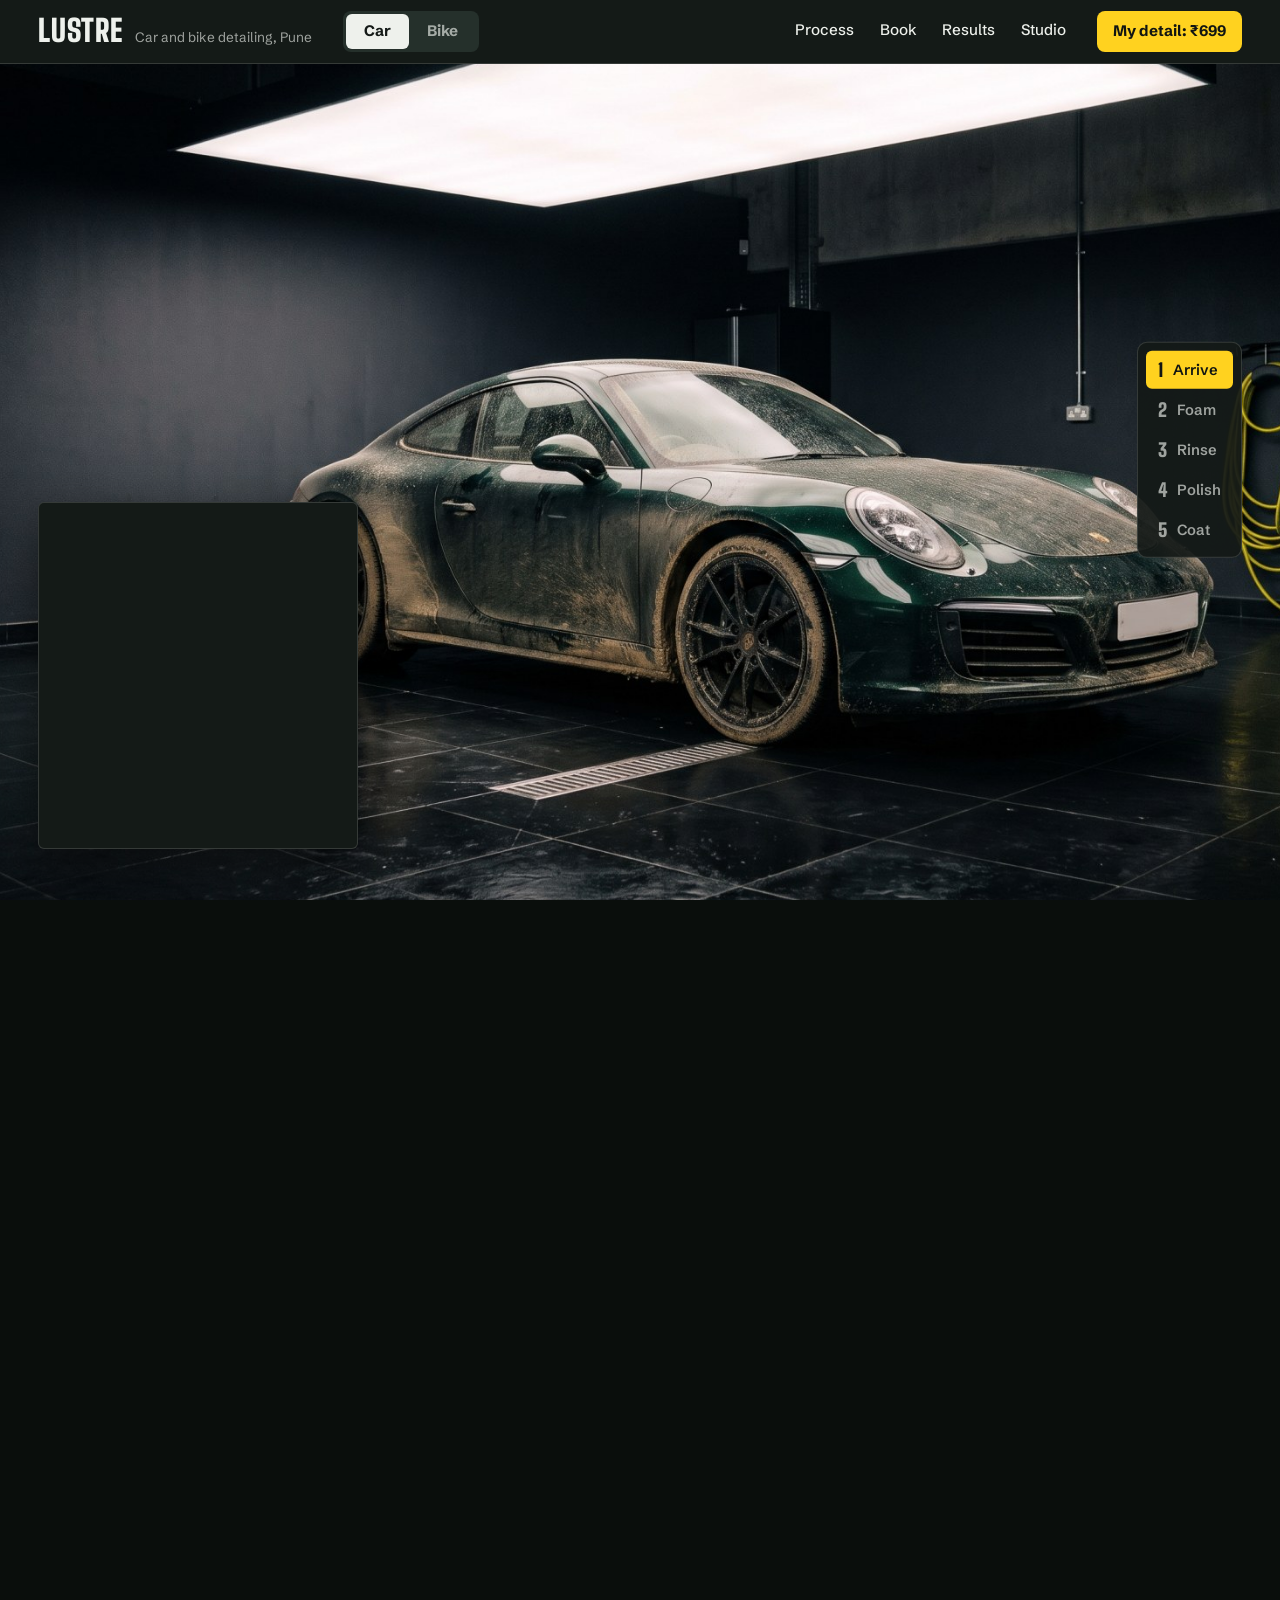
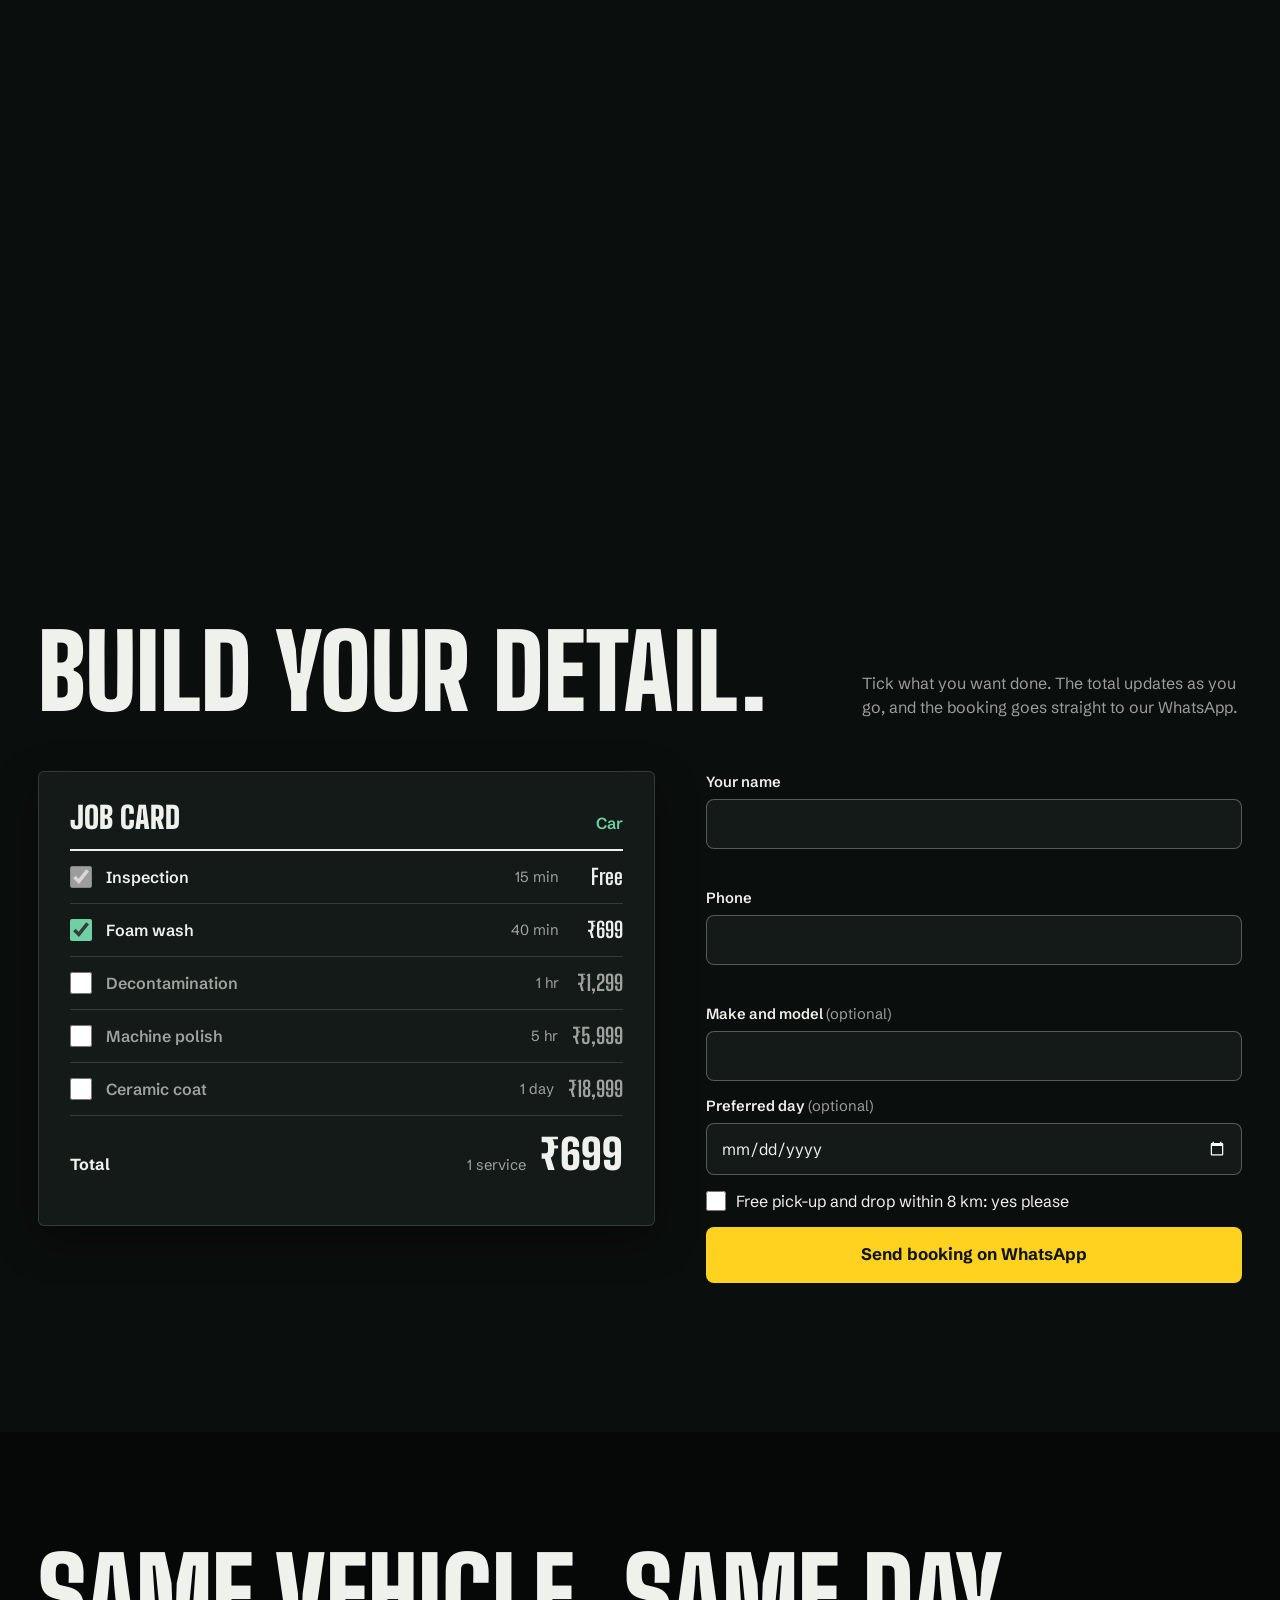
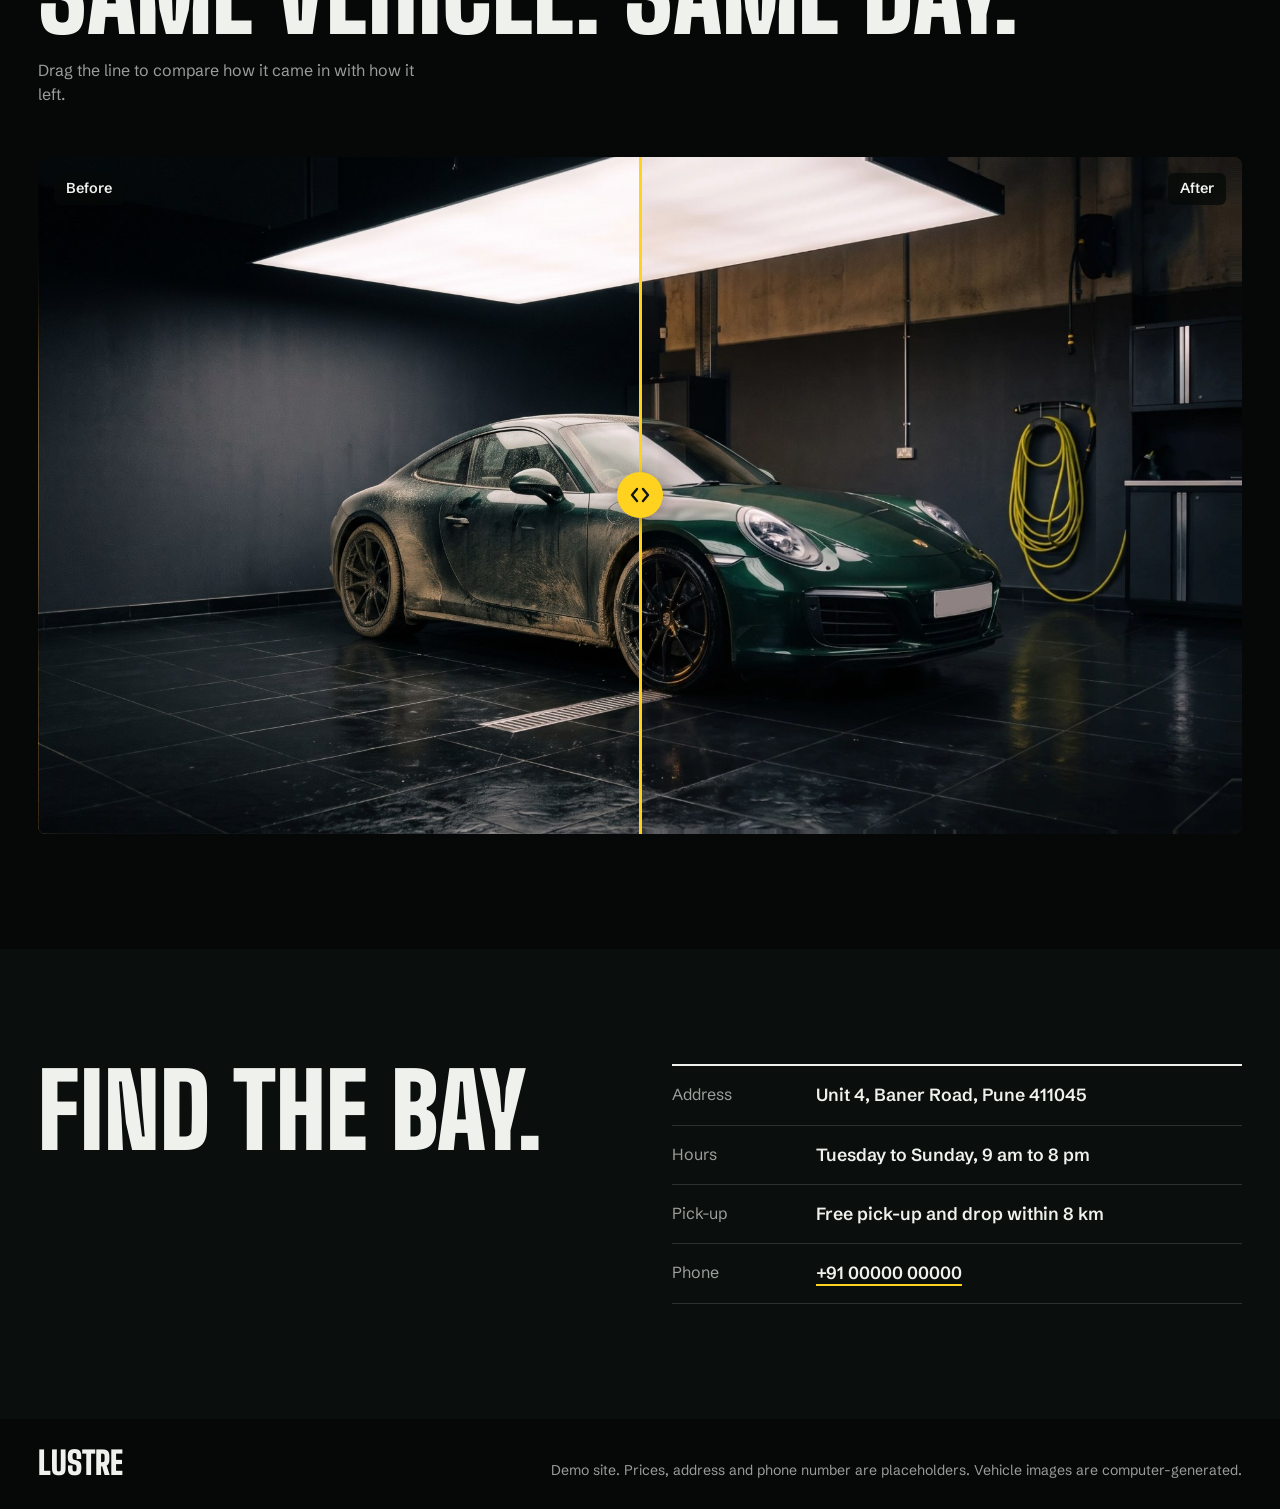
<file: index.html>
<!doctype html>
<html lang="en">
<head>
  <meta charset="utf-8">
  <meta name="viewport" content="width=device-width, initial-scale=1">
  <title>Lustre</title>
  <meta name="description" content="Car and bike detailing. Scroll to watch a detail happen one layer at a time, then build your own and book it.">
  <meta name="theme-color" content="#141a17">
  <script>document.documentElement.classList.add("js");</script>
  <link rel="preconnect" href="https://fonts.googleapis.com">
  <link rel="preconnect" href="https://fonts.gstatic.com" crossorigin>
  <link href="https://fonts.googleapis.com/css2?family=Big+Shoulders+Display:wght@700;900&family=Schibsted+Grotesk:wght@400;500;600;700&display=swap" rel="stylesheet">
  <link rel="stylesheet" href="styles.css">
</head>
<body>
  <a class="skip" href="#book">Skip to booking</a>

  <header class="bar">
    <a class="brand" href="#top">
      <span class="brand-name" id="brand">LUSTRE</span>
      <span class="brand-line" id="brandLine"></span>
    </a>

    <div class="switch" role="radiogroup" aria-label="Vehicle" id="vehicleSwitch"></div>

    <nav class="nav" aria-label="Main">
      <a href="#top">Process</a>
      <a href="#book">Book</a>
      <a href="#results">Results</a>
      <a href="#studio">Studio</a>
    </nav>

    <a class="chip" id="chip" href="#book"></a>
  </header>

  <main>
    <!-- The scroll film: one still per stage, painted on a canvas by app.js,
         each wiped in over the last -->
    <section class="film" id="top" aria-label="How a detail goes, stage by stage">
      <div class="film-pin">
        <div class="stage" id="stage" aria-hidden="true">
          <canvas id="filmCanvas"></canvas>
        </div>

        <article class="tag" id="tag" aria-live="polite">
          <p class="tag-step"><span id="tagNum"></span><span id="tagService"></span></p>
          <h1 class="tag-title" id="tagTitle"></h1>
          <p class="tag-text" id="tagText"></p>
          <div class="tag-foot">
            <span class="tag-time" id="tagTime"></span>
            <span class="tag-price" id="tagPrice"></span>
            <button class="pick" id="tagPick" type="button" aria-pressed="false"></button>
          </div>
        </article>

        <ol class="rail" id="rail" aria-label="Stages"></ol>
      </div>
    </section>

    <!-- Job card: pick services, see the total, send the booking -->
    <section class="section" id="book" aria-labelledby="bookTitle">
      <div class="wrap">
        <header class="head">
          <h2 class="display" id="bookTitle" data-reveal>Build your detail.</h2>
          <p class="lede" data-reveal>Tick what you want done. The total updates as you go, and the booking goes straight to our WhatsApp.</p>
        </header>

        <div class="book-grid">
          <div class="card" data-reveal>
            <div class="card-head">
              <h3>Job card</h3>
              <p id="cardVehicle"></p>
            </div>
            <ul class="lines" id="lines"></ul>
            <div class="total">
              <span>Total</span>
              <span id="totalTime"></span>
              <strong id="totalPrice"></strong>
            </div>
            <p class="card-error" id="linesErr" role="alert"></p>
          </div>

          <form class="form" id="bookForm" novalidate data-reveal>
            <div class="field">
              <label for="fName">Your name</label>
              <input id="fName" name="name" type="text" autocomplete="name" required aria-describedby="fNameErr">
              <p class="field-error" id="fNameErr"></p>
            </div>
            <div class="field">
              <label for="fPhone">Phone</label>
              <input id="fPhone" name="phone" type="tel" autocomplete="tel" required aria-describedby="fPhoneErr">
              <p class="field-error" id="fPhoneErr"></p>
            </div>
            <div class="field">
              <label for="fModel">Make and model <span class="optional">(optional)</span></label>
              <input id="fModel" name="model" type="text">
            </div>
            <div class="field">
              <label for="fDay">Preferred day <span class="optional">(optional)</span></label>
              <input id="fDay" name="day" type="date">
            </div>
            <label class="check">
              <input id="fPickup" name="pickup" type="checkbox">
              <span id="pickupLabel"></span>
            </label>
            <button class="btn" type="submit">Send booking on WhatsApp</button>
            <p class="form-status" id="formStatus" role="status"></p>
          </form>
        </div>
      </div>
    </section>

    <!-- Before and after: drag to compare the first and last stage -->
    <section class="section section-dark" id="results" aria-labelledby="resTitle">
      <div class="wrap">
        <header class="head">
          <h2 class="display" id="resTitle" data-reveal>Same vehicle. Same day.</h2>
          <p class="lede" data-reveal>Drag the line to compare how it came in with how it left.</p>
        </header>
        <div class="compare" id="compare" data-reveal>
          <div class="compare-shot compare-after" id="shotAfter"></div>
          <div class="compare-shot compare-before" id="shotBefore"></div>
          <span class="compare-label compare-label-before">Before</span>
          <span class="compare-label compare-label-after">After</span>
          <div class="compare-handle" aria-hidden="true"></div>
          <input class="compare-range" id="compareRange" type="range" min="0" max="100" value="50" aria-label="Show more of the before or the after picture">
        </div>
      </div>
    </section>

    <!-- Studio -->
    <section class="section" id="studio" aria-labelledby="studioTitle">
      <div class="wrap studio-grid">
        <h2 class="display" id="studioTitle" data-reveal>Find the bay.</h2>
        <dl class="facts" data-reveal>
          <div><dt>Address</dt><dd id="sAddress"></dd></div>
          <div><dt>Hours</dt><dd id="sHours"></dd></div>
          <div><dt>Pick-up</dt><dd id="sPickup"></dd></div>
          <div><dt>Phone</dt><dd><a id="sPhone"></a></dd></div>
        </dl>
      </div>
    </section>
  </main>

  <footer class="footer">
    <div class="wrap footer-row">
      <p class="footer-mark" id="footMark">LUSTRE</p>
      <p class="footer-note">Demo site. Prices, address and phone number are placeholders. Vehicle images are computer-generated.</p>
    </div>
  </footer>

  <script src="config.js"></script>
  <script src="app.js"></script>
</body>
</html>
</file>
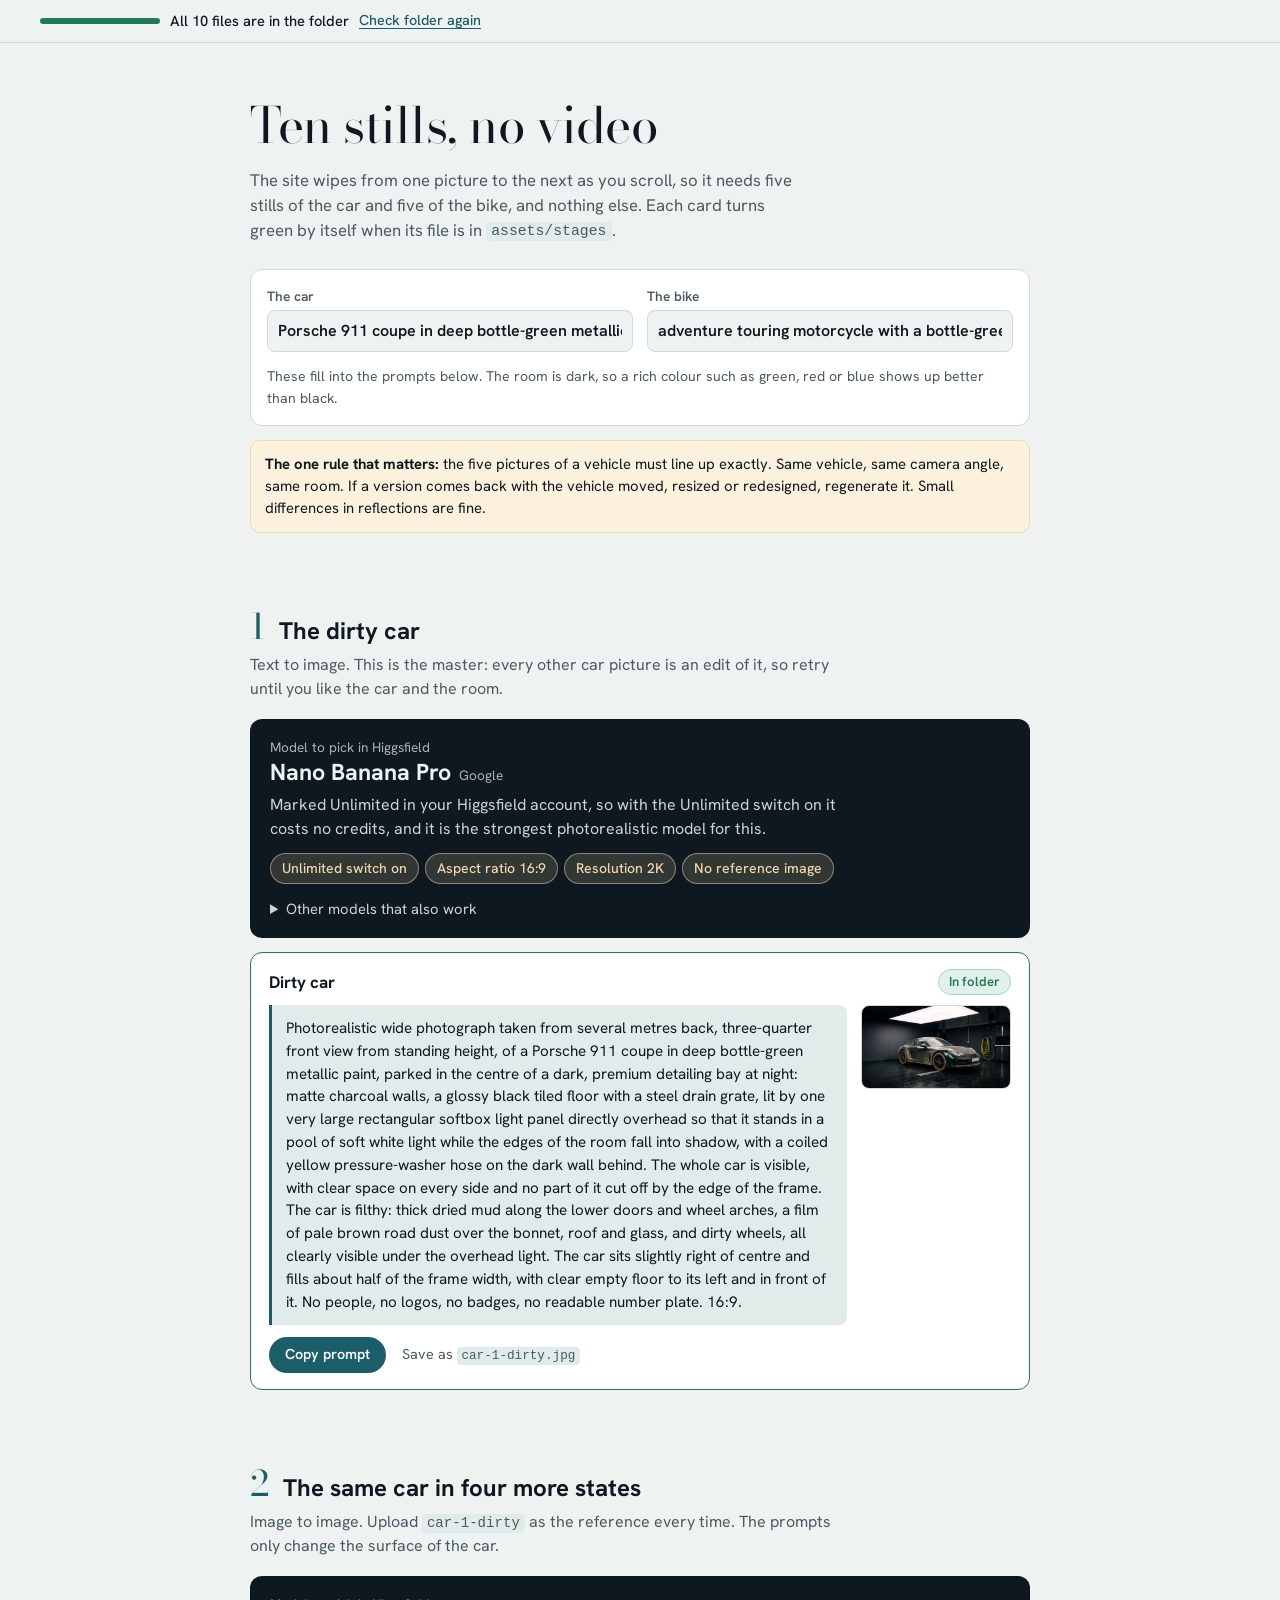
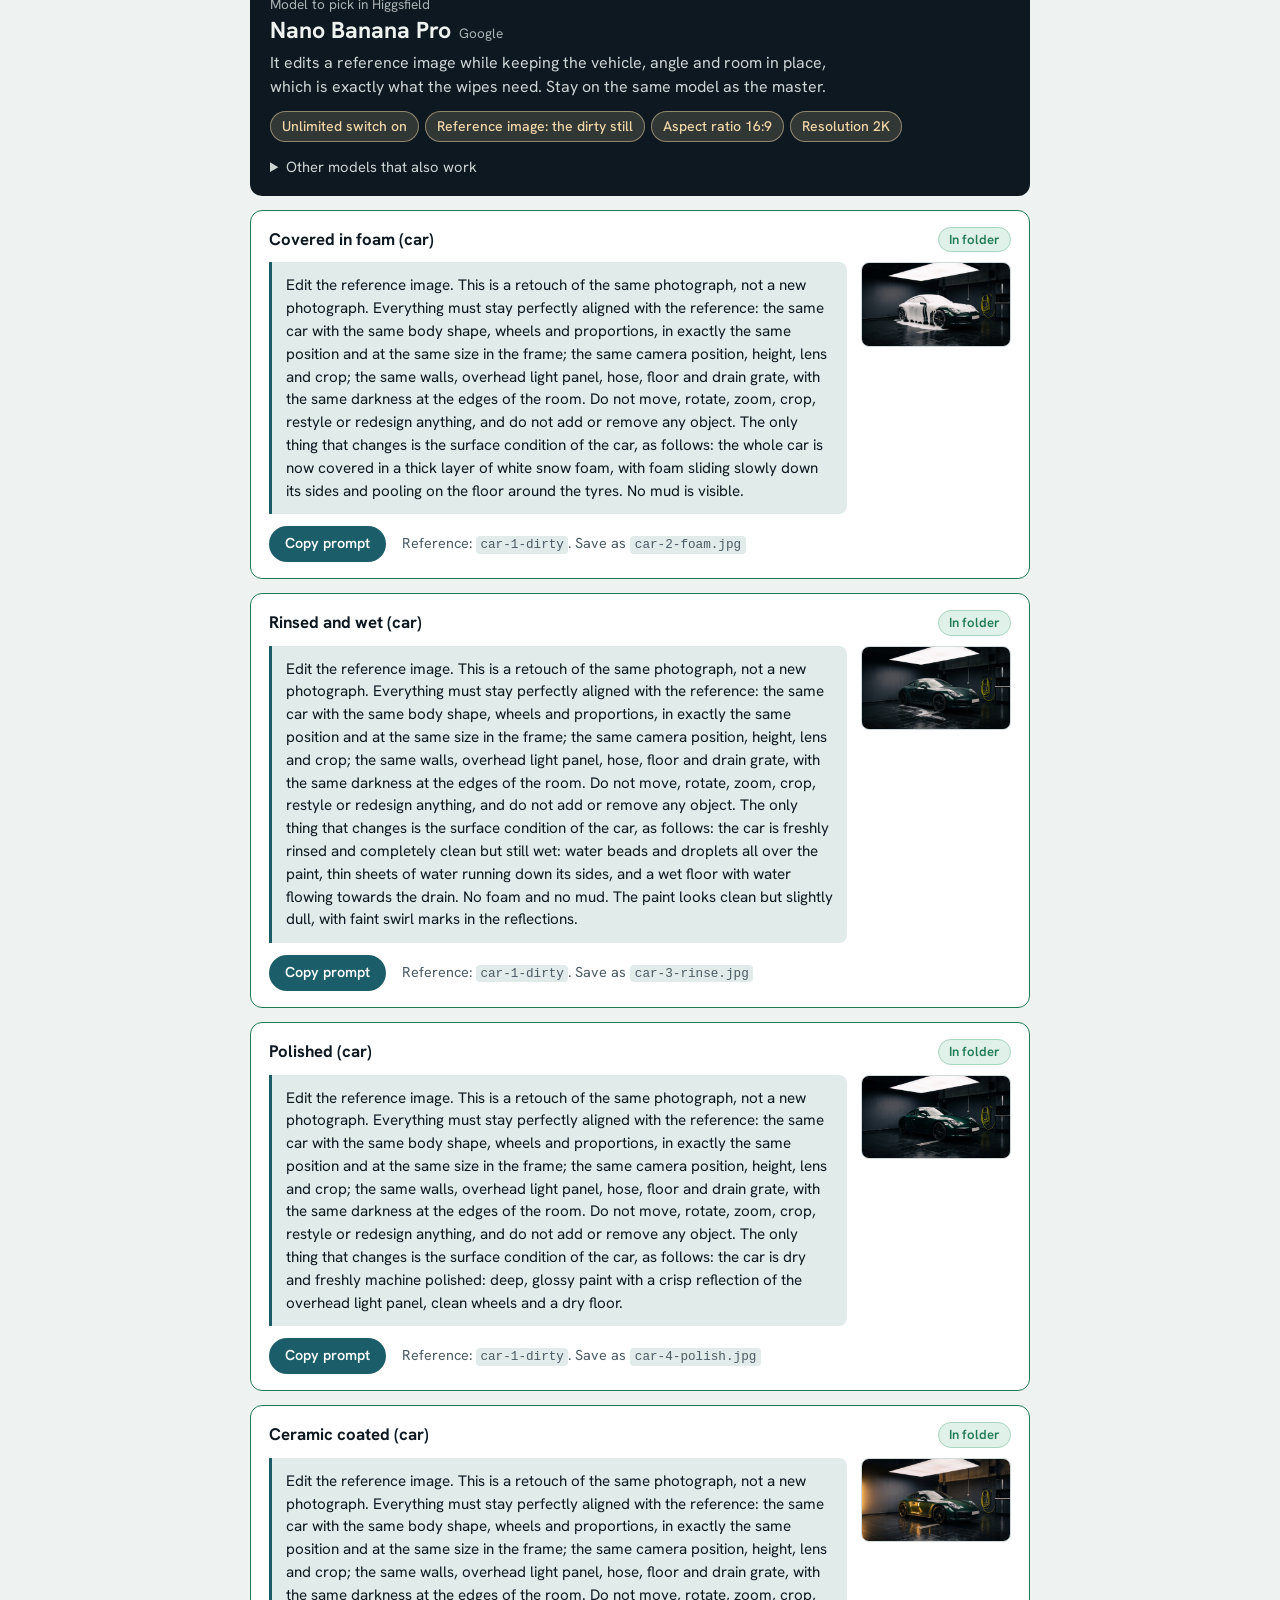
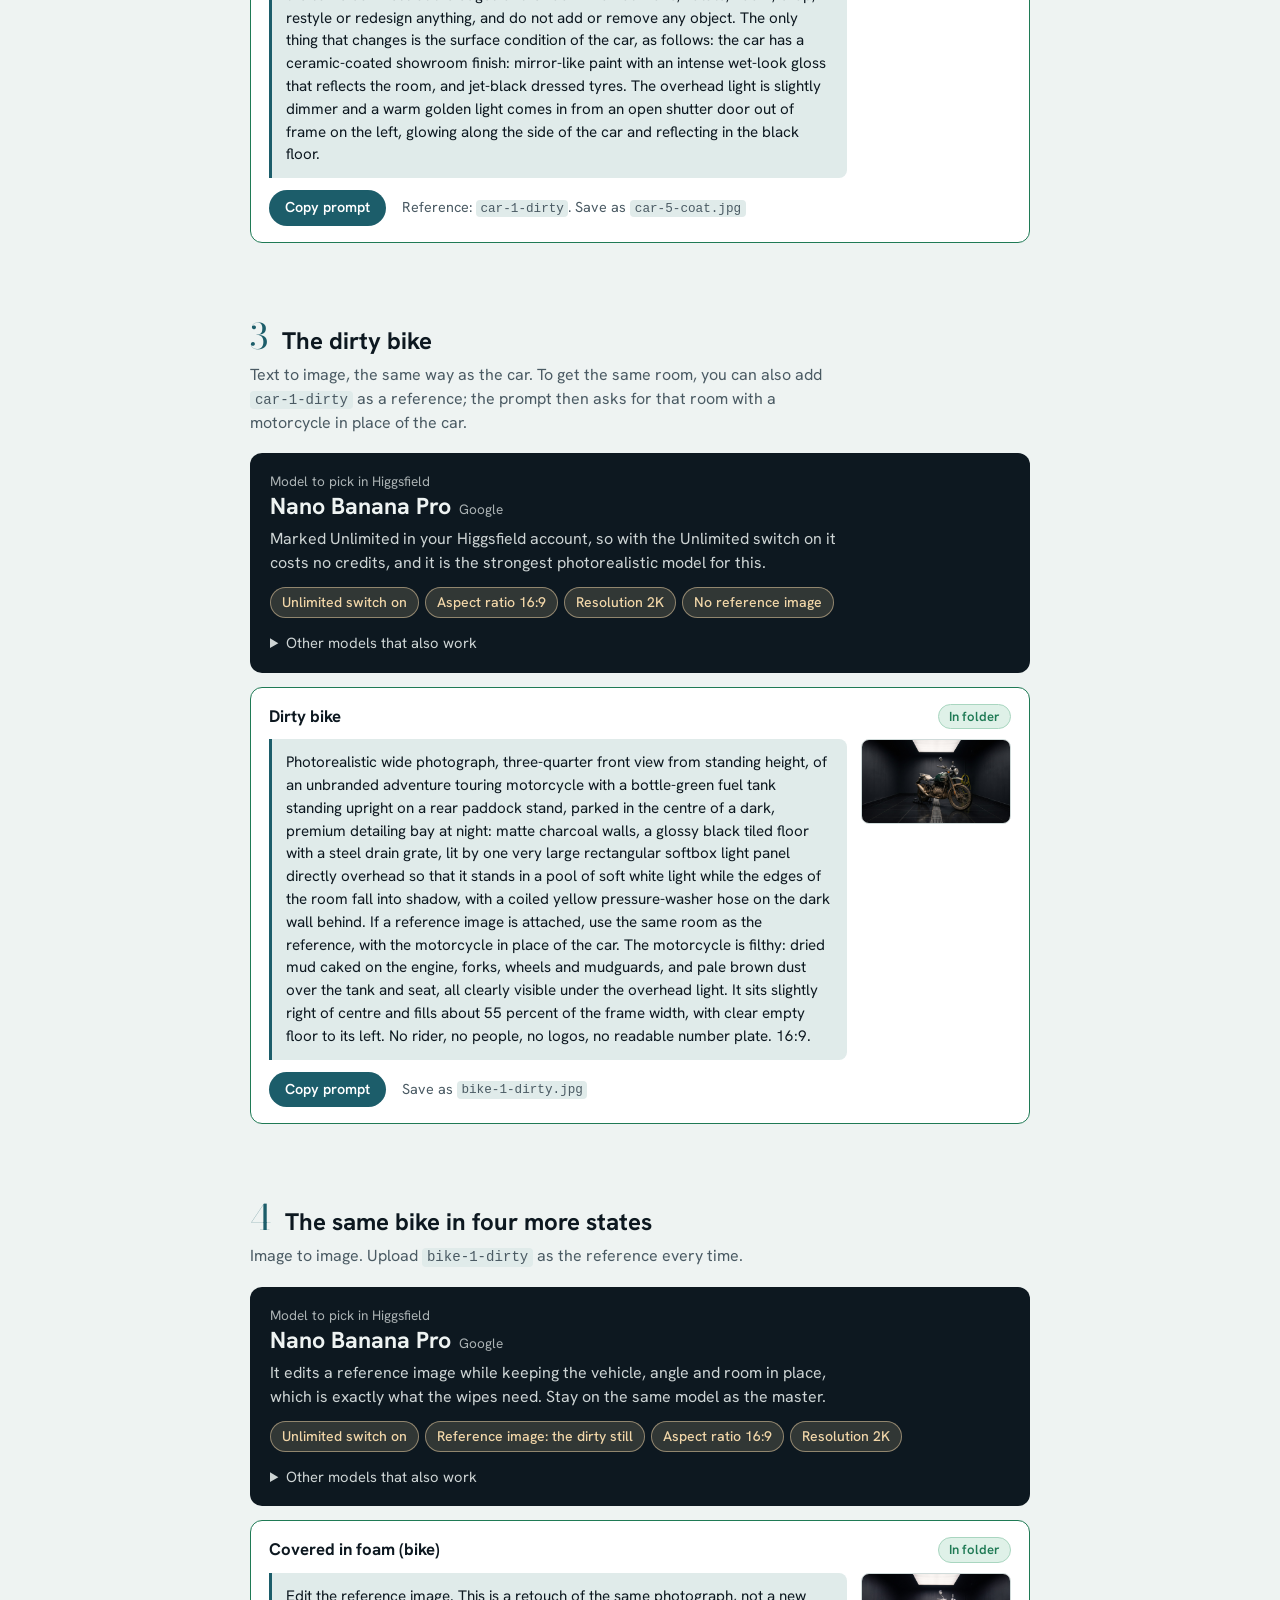
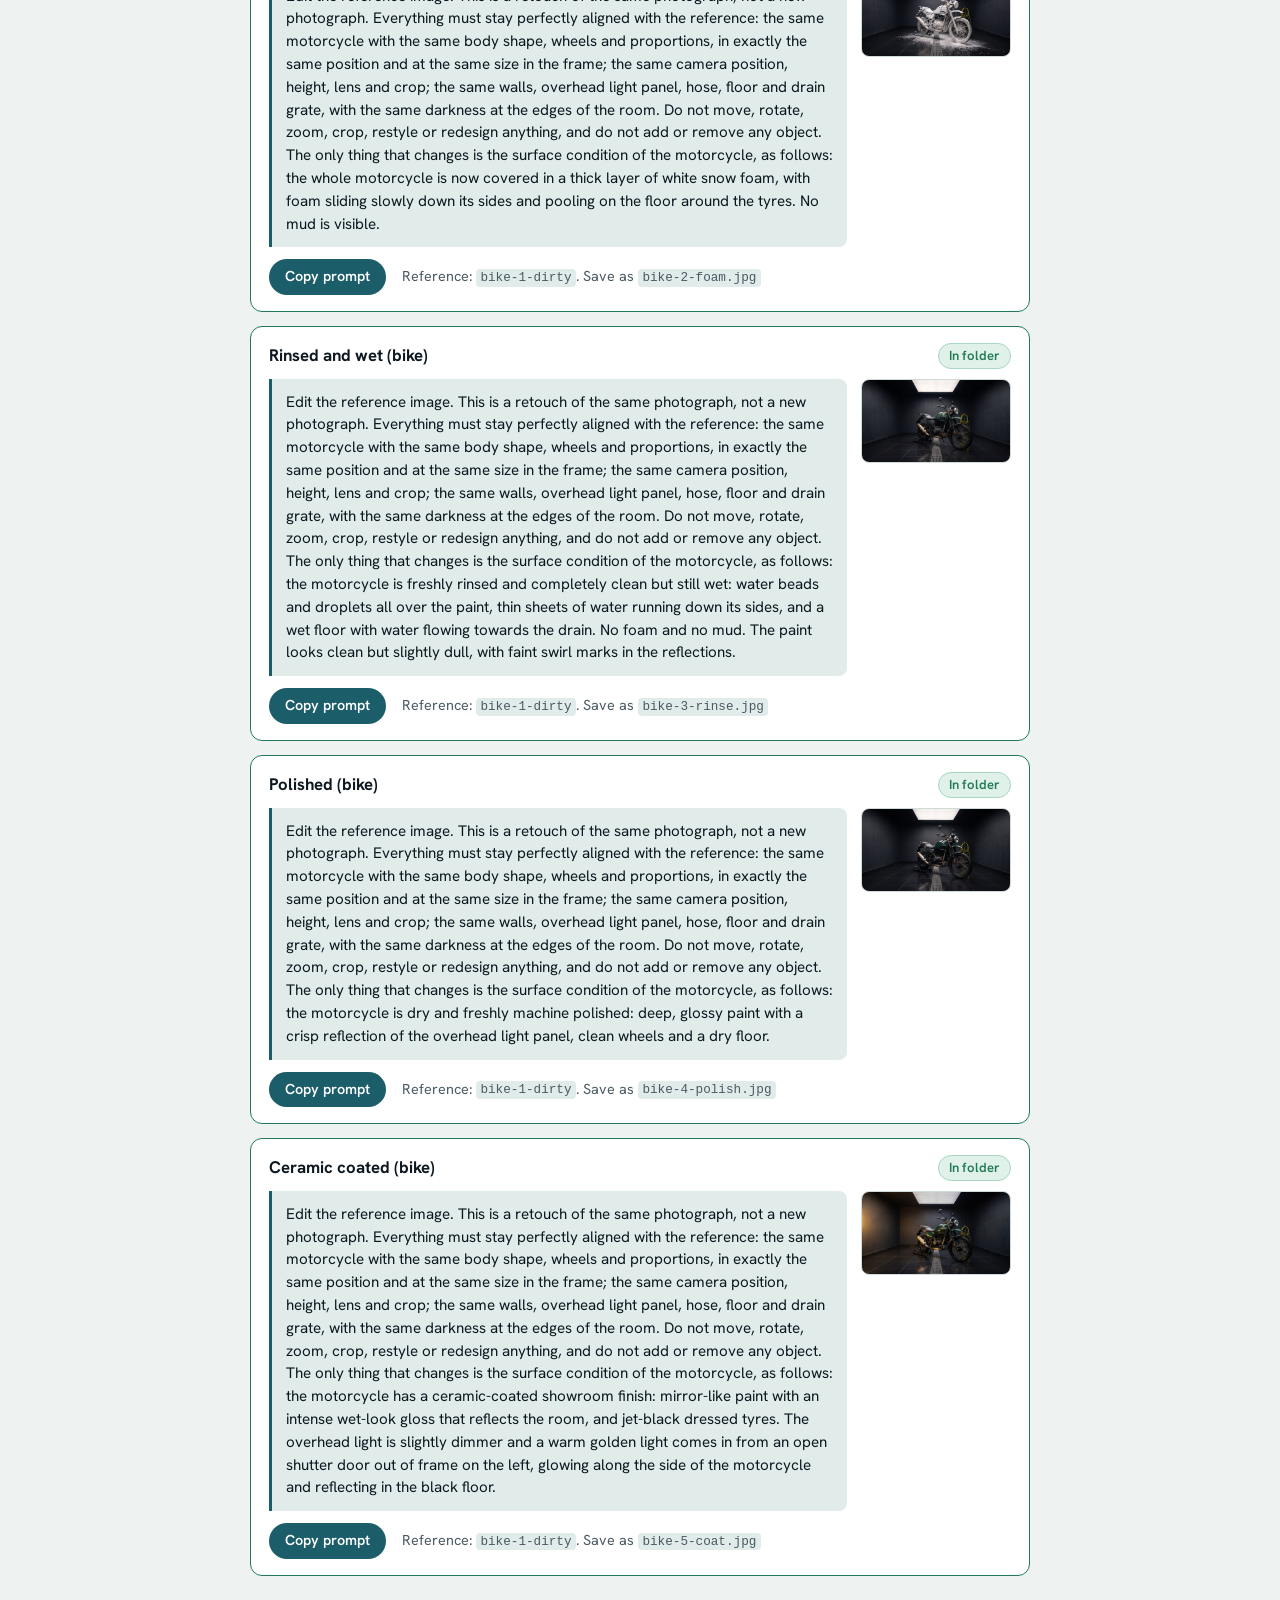
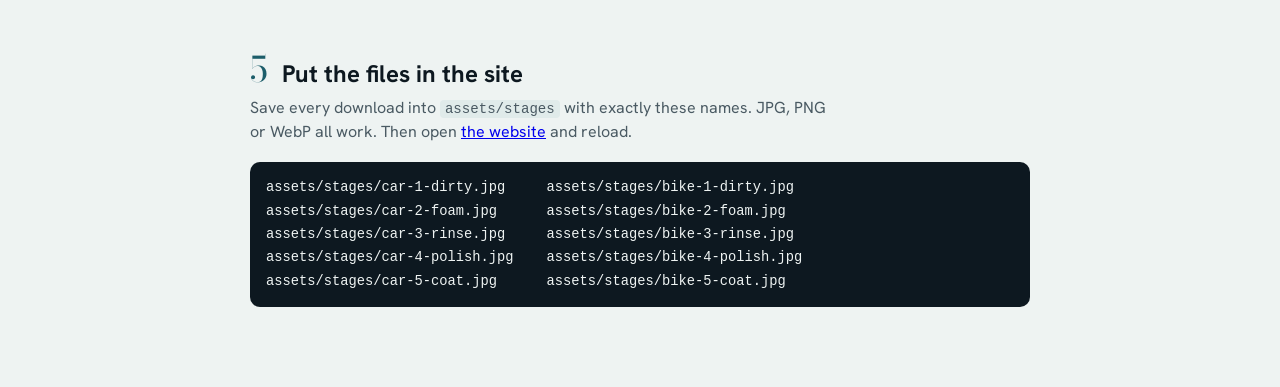
<file: guide.html>
<!doctype html>
<html lang="en">
<head>
  <meta charset="utf-8">
  <meta name="viewport" content="width=device-width, initial-scale=1">
  <title>Image guide | Lustre</title>
  <link rel="preconnect" href="https://fonts.googleapis.com">
  <link rel="preconnect" href="https://fonts.gstatic.com" crossorigin>
  <link href="https://fonts.googleapis.com/css2?family=Bodoni+Moda:opsz,wght@6..96,400;6..96,500&family=Hanken+Grotesk:wght@400;500;600;700&display=swap" rel="stylesheet">
  <style>
    :root {
      --haze: #eef3f2;
      --sheet: #ffffff;
      --ink: #0d1820;
      --ink-soft: #4a5a63;
      --line: #cfdad9;
      --sea: #1c5d6a;
      --sea-tint: #e0ebea;
      --dawn: #f1d6a8;
      --ok: #1f7a55;
      --display: "Bodoni Moda", "Didot", serif;
      --text: "Hanken Grotesk", system-ui, -apple-system, "Segoe UI", sans-serif;
      --mono: ui-monospace, "Cascadia Mono", Consolas, monospace;
    }

    *, *::before, *::after { box-sizing: border-box; }

    body {
      margin: 0;
      background: var(--haze);
      color: var(--ink);
      font-family: var(--text);
      font-size: 16px;
      line-height: 1.5;
      -webkit-font-smoothing: antialiased;
    }

    :focus-visible { outline: 2px solid var(--sea); outline-offset: 2px; border-radius: 4px; }

    code { font-family: var(--mono); font-size: 0.88em; background: var(--sea-tint); padding: 0.1em 0.35em; border-radius: 4px; }

    /* ---------- Sticky bar: progress + the one global choice ---------- */
    .bar {
      position: sticky;
      top: 0;
      z-index: 5;
      display: flex;
      flex-wrap: wrap;
      align-items: center;
      gap: 10px 20px;
      padding: 10px clamp(16px, 4vw, 40px);
      background: rgba(238, 243, 242, 0.92);
      -webkit-backdrop-filter: blur(10px);
      backdrop-filter: blur(10px);
      border-bottom: 1px solid var(--line);
    }

    .progress { display: flex; align-items: center; gap: 10px; font-size: 0.92rem; font-weight: 500; }
    .meter { width: 120px; height: 6px; border-radius: 3px; background: var(--line); overflow: hidden; }
    .meter span { display: block; height: 100%; width: 0; background: var(--ok); transition: width 300ms ease; }

    .linkbtn {
      border: 0; background: none; padding: 0; font: inherit; font-size: 0.9rem;
      color: var(--sea); text-decoration: underline; text-underline-offset: 3px; cursor: pointer;
    }

    .mode { margin-left: auto; display: flex; align-items: center; gap: 10px; font-size: 0.92rem; }
    .seg { display: inline-flex; padding: 3px; border-radius: 999px; background: var(--line); }
    .seg label { position: relative; cursor: pointer; }
    .seg input { position: absolute; opacity: 0; inset: 0; cursor: pointer; }
    .seg span { display: block; padding: 5px 14px; border-radius: 999px; font-weight: 600; color: var(--ink-soft); }
    .seg input:checked + span { background: var(--ink); color: var(--haze); }
    .seg input:focus-visible + span { outline: 2px solid var(--sea); outline-offset: 2px; }

    /* ---------- Page ---------- */
    main { max-width: 860px; margin: 0 auto; padding: clamp(24px, 5vw, 56px) clamp(16px, 4vw, 40px) 80px; }

    h1 { margin: 0 0 0.3em; font-family: var(--display); font-weight: 400; font-size: clamp(2rem, 5vw, 3.1rem); line-height: 1.08; letter-spacing: -0.01em; }
    .lede { margin: 0; max-width: 62ch; color: var(--ink-soft); font-size: 1.05rem; }

    .setting { display: flex; flex-wrap: wrap; gap: 14px; margin-top: 26px; padding: 16px; background: var(--sheet); border: 1px solid var(--line); border-radius: 12px; }
    .setting label { display: grid; gap: 4px; flex: 1 1 200px; font-size: 0.85rem; font-weight: 600; color: var(--ink-soft); }
    .setting input { font: inherit; font-size: 1rem; color: var(--ink); padding: 8px 10px; border: 1px solid var(--line); border-radius: 8px; background: var(--haze); }
    .setting p { flex-basis: 100%; margin: 0; font-size: 0.88rem; color: var(--ink-soft); }

    .step { margin-top: clamp(40px, 7vw, 72px); }
    .step > h2 { display: flex; align-items: baseline; gap: 14px; margin: 0 0 6px; font-size: 1.5rem; font-weight: 700; line-height: 1.2; }
    .step > h2 .num { font-family: var(--display); font-weight: 400; font-size: 2.2rem; color: var(--sea); }
    .step > p { margin: 0 0 18px; max-width: 66ch; color: var(--ink-soft); }

    /* Model recommendation */
    .model { padding: 18px 20px; border-radius: 12px; background: var(--ink); color: var(--haze); }
    .model .label { margin: 0; font-size: 0.85rem; color: rgba(238, 243, 242, 0.7); }
    .model .name { margin: 2px 0 6px; font-size: 1.45rem; font-weight: 700; line-height: 1.2; }
    .model .name small { margin-left: 8px; font-size: 0.85rem; font-weight: 400; color: rgba(238, 243, 242, 0.7); }
    .model .why { margin: 0 0 12px; max-width: 64ch; color: rgba(238, 243, 242, 0.86); }
    .chips { display: flex; flex-wrap: wrap; gap: 6px; margin: 0; padding: 0; list-style: none; }
    .chips li { padding: 4px 11px; border-radius: 999px; background: rgba(241, 214, 168, 0.16); border: 1px solid rgba(241, 214, 168, 0.5); color: var(--dawn); font-size: 0.88rem; font-weight: 500; }
    .model details { margin-top: 14px; font-size: 0.92rem; }
    .model summary { cursor: pointer; color: rgba(238, 243, 242, 0.86); }
    .model details ul { margin: 8px 0 0; padding-left: 1.1em; color: rgba(238, 243, 242, 0.86); }
    .model details li { margin: 3px 0; }
    .model details b { color: var(--haze); }

    /* One card per file to generate */
    .asset { margin-top: 14px; padding: 16px 18px; background: var(--sheet); border: 1px solid var(--line); border-radius: 12px; }
    .asset.is-found { border-color: var(--ok); }
    .asset-head { display: flex; flex-wrap: wrap; align-items: center; gap: 8px 12px; margin-bottom: 10px; }
    .asset-head h3 { margin: 0; font-size: 1.05rem; font-weight: 700; }
    .status { margin-left: auto; padding: 2px 10px; border-radius: 999px; font-size: 0.82rem; font-weight: 600; background: var(--haze); color: var(--ink-soft); border: 1px solid var(--line); }
    .is-found .status { background: #dff1e8; color: var(--ok); border-color: #a9d6c0; }

    .asset-body { display: flex; gap: 14px; align-items: flex-start; }
    .prompt { flex: 1; margin: 0; padding: 12px 14px; border-left: 3px solid var(--sea); border-radius: 0 8px 8px 0; background: var(--sea-tint); font-size: 0.95rem; white-space: pre-wrap; }
    .preview { flex: none; width: 150px; aspect-ratio: 16 / 9; object-fit: cover; border-radius: 8px; border: 1px solid var(--line); }
    .preview[hidden] { display: none; }

    .asset-foot { display: flex; flex-wrap: wrap; align-items: center; gap: 8px 16px; margin-top: 12px; font-size: 0.9rem; color: var(--ink-soft); }
    .copy { border: 0; border-radius: 999px; padding: 7px 16px; background: var(--sea); color: #fff; font: inherit; font-size: 0.9rem; font-weight: 600; cursor: pointer; }
    .copy:hover { background: #164b56; }
    .copy.is-done { background: var(--ok); }

    .note { margin: 14px 0 0; padding: 12px 14px; border-radius: 10px; background: #fbf1dc; border: 1px solid #ecd9ae; font-size: 0.93rem; }

    .files { margin: 0; padding: 14px 16px; border-radius: 10px; background: var(--ink); color: var(--haze); font-family: var(--mono); font-size: 0.86rem; line-height: 1.7; overflow-x: auto; }

    @media (max-width: 620px) {
      .bar { position: static; }
      .mode { margin-left: 0; }
      .asset-body { flex-direction: column; }
      .preview { width: 100%; }
    }

    @media (prefers-reduced-motion: reduce) { .meter span { transition: none; } }
  </style>
</head>
<body>
  <div class="bar">
    <div class="progress" aria-live="polite">
      <div class="meter" aria-hidden="true"><span id="meterFill"></span></div>
      <span id="progressText">Checking folder</span>
      <button class="linkbtn" id="recheck" type="button">Check folder again</button>
    </div>
  </div>

  <main>
    <h1>Ten stills, no video</h1>
    <p class="lede">
      The site wipes from one picture to the next as you scroll, so it needs five stills of the car
      and five of the bike, and nothing else. Each card turns green by itself when its file is in
      <code>assets/stages</code>.
    </p>

    <div class="setting">
      <label>The car
        <input id="car" type="text" autocomplete="off">
      </label>
      <label>The bike
        <input id="bike" type="text" autocomplete="off">
      </label>
      <p>These fill into the prompts below. The room is dark, so a rich colour such as green, red or blue shows up better than black.</p>
    </div>

    <p class="note">
      <b>The one rule that matters:</b> the five pictures of a vehicle must line up exactly. Same
      vehicle, same camera angle, same room. If a version comes back with the vehicle moved, resized
      or redesigned, regenerate it. Small differences in reflections are fine.
    </p>

    <section class="step">
      <h2><span class="num">1</span> The dirty car</h2>
      <p>Text to image. This is the master: every other car picture is an edit of it, so retry until you like the car and the room.</p>
      <div class="model" data-model="master"></div>
      <div data-assets="car-master"></div>
    </section>

    <section class="step">
      <h2><span class="num">2</span> The same car in four more states</h2>
      <p>Image to image. Upload <code>car-1-dirty</code> as the reference every time. The prompts only change the surface of the car.</p>
      <div class="model" data-model="edit"></div>
      <div data-assets="car-edit"></div>
    </section>

    <section class="step">
      <h2><span class="num">3</span> The dirty bike</h2>
      <p>Text to image, the same way as the car. To get the same room, you can also add <code>car-1-dirty</code> as a reference; the prompt then asks for that room with a motorcycle in place of the car.</p>
      <div class="model" data-model="master"></div>
      <div data-assets="bike-master"></div>
    </section>

    <section class="step">
      <h2><span class="num">4</span> The same bike in four more states</h2>
      <p>Image to image. Upload <code>bike-1-dirty</code> as the reference every time.</p>
      <div class="model" data-model="edit"></div>
      <div data-assets="bike-edit"></div>
    </section>

    <section class="step">
      <h2><span class="num">5</span> Put the files in the site</h2>
      <p>Save every download into <code>assets/stages</code> with exactly these names. JPG, PNG or WebP all work. Then open <a href="index.html">the website</a> and reload.</p>
      <pre class="files">assets/stages/car-1-dirty.jpg     assets/stages/bike-1-dirty.jpg
assets/stages/car-2-foam.jpg      assets/stages/bike-2-foam.jpg
assets/stages/car-3-rinse.jpg     assets/stages/bike-3-rinse.jpg
assets/stages/car-4-polish.jpg    assets/stages/bike-4-polish.jpg
assets/stages/car-5-coat.jpg      assets/stages/bike-5-coat.jpg</pre>
    </section>
  </main>

  <script>
  (() => {
    "use strict";

    const DIR = "assets/stages";
    const STILL_TYPES = ["jpg", "png", "webp", "jpeg"];
    const DEFAULTS = {
      car: "Porsche 911 coupe in deep bottle-green metallic paint",
      bike: "adventure touring motorcycle with a bottle-green fuel tank",
    };

    const MODELS = {
      master: {
        name: "Nano Banana Pro", by: "Google",
        why: "Marked Unlimited in your Higgsfield account, so with the Unlimited switch on it costs no credits, and it is the strongest photorealistic model for this.",
        chips: ["Unlimited switch on", "Aspect ratio 16:9", "Resolution 2K", "No reference image"],
        others: [["Seedream 4.5", "Also marked Unlimited, up to 4K. A good backup if you don't like the vehicle you get."]],
      },
      edit: {
        name: "Nano Banana Pro", by: "Google",
        why: "It edits a reference image while keeping the vehicle, angle and room in place, which is exactly what the wipes need. Stay on the same model as the master.",
        chips: ["Unlimited switch on", "Reference image: the dirty still", "Aspect ratio 16:9", "Resolution 2K"],
        others: [["Seedream 4.5", "Also marked Unlimited. It tends to redraw more of the picture than Nano Banana Pro, so check each edit against the dirty still before saving it."]],
      },
    };

    const BAY = "parked in the centre of a dark, premium detailing bay at night: matte charcoal walls, a glossy black tiled floor with a steel drain grate, lit by one very large rectangular softbox light panel directly overhead so that it stands in a pool of soft white light while the edges of the room fall into shadow, with a coiled yellow pressure-washer hose on the dark wall behind";
    const keep = (thing) => `Edit the reference image. This is a retouch of the same photograph, not a new photograph. Everything must stay perfectly aligned with the reference: the same ${thing} with the same body shape, wheels and proportions, in exactly the same position and at the same size in the frame; the same camera position, height, lens and crop; the same walls, overhead light panel, hose, floor and drain grate, with the same darkness at the edges of the room. Do not move, rotate, zoom, crop, restyle or redesign anything, and do not add or remove any object. The only thing that changes is the surface condition of the ${thing}, as follows: `;

    const STATES = [
      { n: 2, file: "foam", title: "Covered in foam",
        change: (t) => `the whole ${t} is now covered in a thick layer of white snow foam, with foam sliding slowly down its sides and pooling on the floor around the tyres. No mud is visible.` },
      { n: 3, file: "rinse", title: "Rinsed and wet",
        change: (t) => `the ${t} is freshly rinsed and completely clean but still wet: water beads and droplets all over the paint, thin sheets of water running down its sides, and a wet floor with water flowing towards the drain. No foam and no mud. The paint looks clean but slightly dull, with faint swirl marks in the reflections.` },
      { n: 4, file: "polish", title: "Polished",
        change: (t) => `the ${t} is dry and freshly machine polished: deep, glossy paint with a crisp reflection of the overhead light panel, clean wheels and a dry floor.` },
      { n: 5, file: "coat", title: "Ceramic coated",
        change: (t) => `the ${t} has a ceramic-coated showroom finish: mirror-like paint with an intense wet-look gloss that reflects the room, and jet-black dressed tyres. The overhead light is slightly dimmer and a warm golden light comes in from an open shutter door out of frame on the left, glowing along the side of the ${t} and reflecting in the black floor.` },
    ];

    const ASSETS = [
      { group: "car-master", file: "car-1-dirty", title: "Dirty car",
        prompt: () => `Photorealistic wide photograph taken from several metres back, three-quarter front view from standing height, of a {car}, ${BAY}. The whole car is visible, with clear space on every side and no part of it cut off by the edge of the frame. The car is filthy: thick dried mud along the lower doors and wheel arches, a film of pale brown road dust over the bonnet, roof and glass, and dirty wheels, all clearly visible under the overhead light. The car sits slightly right of centre and fills about half of the frame width, with clear empty floor to its left and in front of it. No people, no logos, no badges, no readable number plate. 16:9.` },
      ...STATES.map((s) => ({ group: "car-edit", file: `car-${s.n}-${s.file}`, title: `${s.title} (car)`, ref: "car-1-dirty",
        prompt: () => keep("car") + s.change("car") })),
      { group: "bike-master", file: "bike-1-dirty", title: "Dirty bike",
        prompt: () => `Photorealistic wide photograph, three-quarter front view from standing height, of an unbranded {bike} standing upright on a rear paddock stand, ${BAY}. If a reference image is attached, use the same room as the reference, with the motorcycle in place of the car. The motorcycle is filthy: dried mud caked on the engine, forks, wheels and mudguards, and pale brown dust over the tank and seat, all clearly visible under the overhead light. It sits slightly right of centre and fills about 55 percent of the frame width, with clear empty floor to its left. No rider, no people, no logos, no readable number plate. 16:9.` },
      ...STATES.map((s) => ({ group: "bike-edit", file: `bike-${s.n}-${s.file}`, title: `${s.title} (bike)`, ref: "bike-1-dirty",
        prompt: () => keep("motorcycle") + s.change("motorcycle") })),
    ];

    const store = {
      get(key) { try { return localStorage.getItem("lustre-guide-" + key) || DEFAULTS[key]; } catch (_) { return DEFAULTS[key]; } },
      set(key, value) { try { localStorage.setItem("lustre-guide-" + key, value); } catch (_) { /* private mode */ } },
    };
    const state = { car: store.get("car"), bike: store.get("bike") };
    const esc = (s) => s.replace(/[&<>"]/g, (c) => ({ "&": "&amp;", "<": "&lt;", ">": "&gt;", '"': "&quot;" }[c]));
    const fill = (text) => text.replaceAll("{car}", state.car.trim() || DEFAULTS.car).replaceAll("{bike}", state.bike.trim() || DEFAULTS.bike);

    document.querySelectorAll(".model").forEach((box) => {
      const m = MODELS[box.dataset.model];
      box.innerHTML =
        `<p class="label">Model to pick in Higgsfield</p>` +
        `<p class="name">${esc(m.name)}<small>${esc(m.by)}</small></p>` +
        `<p class="why">${esc(m.why)}</p>` +
        `<ul class="chips">${m.chips.map((c) => `<li>${esc(c)}</li>`).join("")}</ul>` +
        `<details><summary>Other models that also work</summary><ul>` +
        m.others.map(([n, d]) => `<li><b>${esc(n)}</b>: ${esc(d)}</li>`).join("") + `</ul></details>`;
    });

    const cards = ASSETS.map((a) => {
      const el = document.createElement("article");
      el.className = "asset";
      el.innerHTML =
        `<div class="asset-head"><h3>${esc(a.title)}</h3><span class="status">Not in folder yet</span></div>` +
        `<div class="asset-body"><p class="prompt"></p><img class="preview" alt="" hidden></div>` +
        `<div class="asset-foot"><button class="copy" type="button">Copy prompt</button>` +
        `<span>${a.ref ? `Reference: <code>${esc(a.ref)}</code>. ` : ""}Save as <code>${esc(a.file)}.jpg</code></span></div>`;
      document.querySelector(`[data-assets="${a.group}"]`).append(el);
      const card = { el, promptEl: el.querySelector(".prompt"), text: () => fill(a.prompt()), file: a.file };
      el.querySelector(".copy").addEventListener("click", (e) => copy(card.text(), e.currentTarget));
      return card;
    });

    function renderPrompts() { cards.forEach((c) => { c.promptEl.textContent = c.text(); }); }

    async function copy(text, button) {
      let ok = false;
      try { await navigator.clipboard.writeText(text); ok = true; }
      catch (_) {
        const ta = document.createElement("textarea");
        ta.value = text; ta.style.position = "fixed"; ta.style.opacity = "0";
        document.body.append(ta); ta.select();
        try { ok = document.execCommand("copy"); } catch (_) { ok = false; }
        ta.remove();
      }
      button.textContent = ok ? "Copied" : "Select the text and copy it";
      button.classList.toggle("is-done", ok);
      window.setTimeout(() => { button.textContent = "Copy prompt"; button.classList.remove("is-done"); }, 1800);
    }

    function findStill(file) {
      return new Promise((resolve) => {
        const attempt = (n) => {
          if (n >= STILL_TYPES.length) return resolve(null);
          const url = `${DIR}/${file}.${STILL_TYPES[n]}`;
          const img = new Image();
          img.onload = () => resolve(url);
          img.onerror = () => attempt(n + 1);
          img.src = `${url}?t=${Date.now()}`;
        };
        attempt(0);
      });
    }

    let run = 0;
    async function checkFolder() {
      const mine = ++run;
      const found = await Promise.all(cards.map((c) => findStill(c.file)));
      if (mine !== run) return;
      found.forEach((url, i) => {
        const card = cards[i];
        card.el.classList.toggle("is-found", Boolean(url));
        card.el.querySelector(".status").textContent = url ? "In folder" : "Not in folder yet";
        const preview = card.el.querySelector(".preview");
        preview.hidden = !url;
        if (url) preview.src = url;
      });
      const done = found.filter(Boolean).length;
      document.getElementById("meterFill").style.width = `${(done / cards.length) * 100}%`;
      document.getElementById("progressText").textContent =
        done === cards.length ? `All ${cards.length} files are in the folder` : `${done} of ${cards.length} files in the folder`;
    }

    ["car", "bike"].forEach((key) => {
      const input = document.getElementById(key);
      input.value = state[key];
      input.placeholder = DEFAULTS[key];
      input.addEventListener("input", () => { state[key] = input.value; store.set(key, input.value); renderPrompts(); });
    });

    document.getElementById("recheck").addEventListener("click", checkFolder);
    window.addEventListener("focus", checkFolder);
    renderPrompts();
    checkFolder();
  })();
  </script>
</body>
</html>
</file>
<file: styles.css>
:root {
  --tile: #0a0e0c;       /* the bay at night: page background */
  --paper: #141a17;      /* job card and header */
  --ink: #eef1ec;        /* text */
  --ink-soft: rgba(238, 241, 236, 0.64);
  --rule: rgba(238, 241, 236, 0.15);
  --green: #6fd0a6;      /* wet bottle green, lifted so it reads on dark */
  --tape: #ffd21f;       /* masking-tape yellow: current and selected things */
  --on-tape: #111512;    /* text on yellow */
  --concrete: #25302b;
  --pit: #050807;        /* the darkest bands: results section and footer */

  --display: "Big Shoulders Display", "Arial Narrow", sans-serif;
  --text: "Schibsted Grotesk", system-ui, -apple-system, "Segoe UI", sans-serif;

  --pad: clamp(16px, 3vw, 48px);
  --bar-h: 64px;
  --ease: cubic-bezier(0.2, 0.7, 0.1, 1);
}

*,
*::before,
*::after {
  box-sizing: border-box;
}

html {
  scroll-behavior: smooth;
  scroll-padding-top: var(--bar-h);
}

body {
  margin: 0;
  background: var(--tile);
  color: var(--ink);
  font-family: var(--text);
  font-size: 16px;
  line-height: 1.5;
  -webkit-font-smoothing: antialiased;
  overflow-x: clip;
}

a {
  color: inherit;
  text-decoration: none;
}

button,
input {
  font: inherit;
}

:focus-visible {
  outline: 3px solid var(--green);
  outline-offset: 2px;
  border-radius: 4px;
}

.skip {
  position: fixed;
  left: 12px;
  top: -60px;
  z-index: 50;
  padding: 10px 14px;
  background: var(--tape);
  color: var(--on-tape);
  font-weight: 700;
}

.skip:focus {
  top: 12px;
}

.wrap {
  width: 100%;
  max-width: 1280px;
  margin: 0 auto;
  padding: 0 var(--pad);
}

/* ---------- Header: a solid bar, like the sign over the bay ---------- */

.bar {
  position: fixed;
  inset: 0 0 auto 0;
  z-index: 20;
  display: flex;
  align-items: center;
  gap: clamp(12px, 2.4vw, 36px);
  height: var(--bar-h);
  padding: 0 var(--pad);
  background: var(--paper);
  border-bottom: 1px solid var(--rule);
}

.brand {
  display: flex;
  align-items: baseline;
  gap: 12px;
}

.brand-name {
  font-family: var(--display);
  font-weight: 900;
  font-size: 1.9rem;
  line-height: 1;
  letter-spacing: 0.02em;
}

.brand-line {
  font-size: 0.85rem;
  color: var(--ink-soft);
}

.switch {
  display: inline-flex;
  padding: 3px;
  border-radius: 8px;
  background: var(--concrete);
}

.switch label {
  position: relative;
  cursor: pointer;
}

.switch input {
  position: absolute;
  inset: 0;
  opacity: 0;
  cursor: pointer;
}

.switch span {
  display: block;
  padding: 6px 18px;
  border-radius: 6px;
  font-weight: 700;
  font-size: 0.95rem;
  color: var(--ink-soft);
  transition: background-color 180ms ease, color 180ms ease;
}

.switch input:checked + span {
  background: var(--ink);
  color: var(--paper);
}

.switch input:focus-visible + span {
  outline: 3px solid var(--green);
  outline-offset: 2px;
}

.nav {
  display: flex;
  gap: clamp(14px, 2vw, 28px);
  margin-left: auto;
  font-size: 0.95rem;
  font-weight: 500;
}

.nav a {
  padding: 6px 0;
  border-bottom: 2px solid transparent;
}

.nav a:hover {
  border-bottom-color: var(--ink);
}

.chip {
  padding: 9px 16px;
  border-radius: 8px;
  background: var(--tape);
  color: var(--on-tape);
  font-weight: 700;
  font-size: 0.95rem;
  white-space: nowrap;
  transition: transform 160ms ease;
}

.chip:hover {
  transform: translateY(-1px);
}

.chip.is-bumped {
  animation: bump 380ms var(--ease);
}

@keyframes bump {
  40% { transform: scale(1.07); }
}

/* ---------- Scroll film ---------- */

.film {
  position: relative;
  /* one screen to arrive on, one stretch of scrolling per wipe, then a
     short hold on the finished vehicle before the page moves on */
  height: calc(100dvh + var(--wipes, 4) * 105vh + 70vh);
}

.film-pin {
  position: sticky;
  top: 0;
  height: 100dvh;
  overflow: hidden;
  background: var(--concrete);
}

.stage {
  position: absolute;
  inset: var(--bar-h) 0 0 0;
  overflow: hidden;
  transition: opacity 220ms ease;
}

.stage.is-switching {
  opacity: 0;
}

.stage canvas {
  position: absolute;
  inset: 0;
  display: block;
  width: 100%;
  height: 100%;
}

/* Shown only while a stage has no picture yet. */
.hint {
  position: absolute;
  z-index: 9;
  right: var(--pad);
  top: 22px;
  max-width: 24rem;
  margin: 0;
  padding: 10px 14px;
  border: 1px dashed rgba(238, 241, 236, 0.5);
  border-radius: 6px;
  background: rgba(20, 26, 23, 0.85);
  font-size: 0.88rem;
}

.hint code {
  font-family: ui-monospace, Consolas, monospace;
  font-size: 0.92em;
  font-weight: 700;
}

/* The tag: a job tag hung on the vehicle, one per stage */
.tag {
  position: absolute;
  z-index: 10;
  left: var(--pad);
  bottom: clamp(20px, 4vw, 52px);
  width: clamp(260px, 25vw, 340px);
  padding: 20px 22px 18px;
  border-radius: 6px;
  border: 1px solid var(--rule);
  background: var(--paper);
  box-shadow: 0 18px 50px rgba(0, 0, 0, 0.55);
}

.tag > * {
  transition: opacity 200ms ease, transform 260ms var(--ease);
}

.tag.is-swapping > * {
  opacity: 0;
  transform: translateY(8px);
}

.tag-step {
  display: flex;
  align-items: baseline;
  gap: 12px;
  margin: 0 0 6px;
  font-weight: 600;
  color: var(--green);
}

.tag-step span:first-child {
  font-family: var(--display);
  font-weight: 900;
  font-size: 1.5rem;
  line-height: 1;
}

.tag-title {
  margin: 0 0 10px;
  font-family: var(--display);
  font-weight: 900;
  font-size: clamp(2.1rem, 3.2vw, 3rem);
  line-height: 0.95;
  text-transform: uppercase;
  text-wrap: balance;
}

.tag-text {
  margin: 0 0 16px;
  color: var(--ink-soft);
}

.tag-foot {
  display: flex;
  flex-wrap: wrap;
  align-items: center;
  gap: 10px 18px;
  padding-top: 14px;
  border-top: 1px solid var(--rule);
}

.tag-time {
  color: var(--ink-soft);
}

.tag-price {
  font-family: var(--display);
  font-weight: 900;
  font-size: 1.7rem;
  line-height: 1;
}

.pick {
  flex: 1 1 100%;
  padding: 9px 16px;
  border: 2px solid var(--ink);
  border-radius: 8px;
  background: transparent;
  color: var(--ink);
  font-weight: 700;
  cursor: pointer;
  transition: background-color 160ms ease, color 160ms ease;
}

.pick:hover {
  background: var(--ink);
  color: var(--paper);
}

.pick[aria-pressed="true"] {
  border-color: var(--tape);
  background: var(--tape);
  color: var(--on-tape);
}

.pick[hidden] {
  display: none;
}

/* The rail: where you are in the five stages */
.rail {
  position: absolute;
  z-index: 10;
  right: var(--pad);
  top: 50%;
  transform: translateY(-50%);
  display: grid;
  gap: 2px;
  margin: 0;
  padding: 8px;
  list-style: none;
  border: 1px solid var(--rule);
  border-radius: 10px;
  background: rgba(20, 26, 23, 0.92);
}

.rail button {
  display: flex;
  align-items: center;
  gap: 10px;
  width: 100%;
  padding: 8px 12px;
  border: 0;
  border-radius: 6px;
  background: none;
  color: var(--ink-soft);
  font-weight: 600;
  font-size: 0.92rem;
  text-align: left;
  cursor: pointer;
  transition: background-color 160ms ease, color 160ms ease;
}

.rail button span:first-child {
  font-family: var(--display);
  font-weight: 900;
  font-size: 1.15rem;
  line-height: 1;
}

.rail button:hover {
  color: var(--ink);
}

.rail button[aria-current="step"] {
  background: var(--tape);
  color: var(--on-tape);
}

/* ---------- Sections under the film ---------- */

.section {
  padding: clamp(64px, 9vw, 136px) 0;
}

.section-dark {
  background: var(--pit);
}

.head {
  display: flex;
  flex-wrap: wrap;
  align-items: flex-end;
  justify-content: space-between;
  gap: 16px 48px;
  margin-bottom: clamp(28px, 4vw, 56px);
}

.display {
  margin: 0;
  font-family: var(--display);
  font-weight: 900;
  font-size: clamp(3rem, 8vw, 7rem);
  line-height: 0.92;
  text-transform: uppercase;
}

.lede {
  margin: 0;
  max-width: 38ch;
  font-size: clamp(1rem, 1.2vw, 1.15rem);
  color: var(--ink-soft);
}

.js [data-reveal] {
  opacity: 0;
  transform: translateY(26px);
  transition: opacity 700ms ease, transform 900ms var(--ease);
}

.js [data-reveal].is-in {
  opacity: 1;
  transform: none;
}

/* ---------- Job card and form ---------- */

.book-grid {
  display: grid;
  grid-template-columns: 1.15fr 1fr;
  gap: clamp(24px, 4vw, 64px);
  align-items: start;
}

.card {
  padding: clamp(18px, 2.4vw, 32px);
  border-radius: 6px;
  background: var(--paper);
  border: 1px solid var(--rule);
  box-shadow: 0 14px 40px rgba(0, 0, 0, 0.35);
}

.card-head {
  display: flex;
  align-items: baseline;
  justify-content: space-between;
  gap: 12px;
  padding-bottom: 14px;
  border-bottom: 2px solid var(--ink);
}

.card-head h3 {
  margin: 0;
  font-family: var(--display);
  font-weight: 900;
  font-size: 1.9rem;
  line-height: 1;
  text-transform: uppercase;
}

.card-head p {
  margin: 0;
  font-weight: 600;
  color: var(--green);
}

.lines {
  margin: 0;
  padding: 0;
  list-style: none;
}

.line {
  display: grid;
  grid-template-columns: auto 1fr auto auto;
  align-items: center;
  gap: 14px;
  padding: 14px 0;
  border-bottom: 1px solid var(--rule);
  cursor: pointer;
}

.line input {
  width: 22px;
  height: 22px;
  margin: 0;
  accent-color: var(--green);
  cursor: pointer;
}

.line input:disabled {
  cursor: default;
}

.line-name {
  font-weight: 600;
}

.line-time {
  font-size: 0.92rem;
  color: var(--ink-soft);
}

.line-price {
  min-width: 5.5ch;
  font-family: var(--display);
  font-weight: 700;
  font-size: 1.35rem;
  line-height: 1;
  text-align: right;
  font-variant-numeric: tabular-nums;
}

.line:has(input:not(:checked)) .line-name,
.line:has(input:not(:checked)) .line-price {
  color: var(--ink-soft);
}

.total {
  display: grid;
  grid-template-columns: 1fr auto auto;
  align-items: baseline;
  gap: 14px;
  padding-top: 18px;
  font-weight: 700;
}

.total span:nth-child(2) {
  font-weight: 400;
  font-size: 0.92rem;
  color: var(--ink-soft);
}

.total strong {
  font-family: var(--display);
  font-weight: 900;
  font-size: 2.6rem;
  line-height: 1;
  font-variant-numeric: tabular-nums;
}

.card-error,
.field-error {
  margin: 0;
  min-height: 1.3em;
  font-size: 0.88rem;
  color: #ff9a8b;
}

.form {
  display: grid;
  gap: 14px;
}

.field {
  display: grid;
  gap: 6px;
}

.field label {
  font-weight: 600;
  font-size: 0.92rem;
}

.optional {
  font-weight: 400;
  color: var(--ink-soft);
}

.field input {
  width: 100%;
  padding: 12px 14px;
  border: 1.5px solid rgba(238, 241, 236, 0.3);
  border-radius: 8px;
  background: var(--paper);
  color: var(--ink);
  color-scheme: dark;
}

.field input:hover {
  border-color: var(--ink);
}

.field input:focus-visible {
  outline: none;
  border-color: var(--green);
  box-shadow: 0 0 0 3px rgba(111, 208, 166, 0.25);
}

.field input[aria-invalid="true"] {
  border-color: #ff9a8b;
}

.check {
  display: flex;
  align-items: center;
  gap: 10px;
  cursor: pointer;
}

.check input {
  width: 20px;
  height: 20px;
  margin: 0;
  accent-color: var(--green);
}

.btn {
  padding: 15px 22px;
  border: 0;
  border-radius: 8px;
  background: var(--tape);
  color: var(--on-tape);
  font-weight: 700;
  font-size: 1.05rem;
  cursor: pointer;
  transition: background-color 160ms ease, transform 160ms ease;
}

.btn:hover {
  background: #ffe169;
}

.btn:active {
  transform: scale(0.99);
}

.form-status {
  margin: 0;
  min-height: 1.4em;
  font-size: 0.92rem;
  color: var(--ink-soft);
}

/* ---------- Before and after ---------- */

.compare {
  --pos: 50%;
  position: relative;
  aspect-ratio: 16 / 9;
  max-height: 78vh;
  width: 100%;
  overflow: hidden;
  border-radius: 8px;
  background: #1a211e;
}

.compare-shot {
  position: absolute;
  inset: 0;
  background-size: cover;
  background-position: center;
}

.compare-before {
  clip-path: inset(0 calc(100% - var(--pos)) 0 0);
}

.compare-label {
  position: absolute;
  top: 16px;
  padding: 5px 12px;
  border-radius: 6px;
  background: rgba(5, 8, 7, 0.75);
  color: var(--ink);
  font-weight: 600;
  font-size: 0.9rem;
}

.compare-label-before {
  left: 16px;
}

.compare-label-after {
  right: 16px;
}

.compare-handle {
  position: absolute;
  top: 0;
  bottom: 0;
  left: var(--pos);
  width: 3px;
  margin-left: -1.5px;
  background: var(--tape);
}

.compare-handle::after {
  content: "";
  position: absolute;
  left: 50%;
  top: 50%;
  width: 46px;
  height: 46px;
  margin: -23px 0 0 -23px;
  border-radius: 50%;
  background: var(--tape) url("data:image/svg+xml,%3Csvg xmlns='http://www.w3.org/2000/svg' viewBox='0 0 24 24' fill='none' stroke='%23111512' stroke-width='2.4' stroke-linecap='round' stroke-linejoin='round'%3E%3Cpath d='M9 6l-5 6 5 6M15 6l5 6-5 6'/%3E%3C/svg%3E") center / 24px no-repeat;
  box-shadow: 0 4px 18px rgba(0, 0, 0, 0.35);
}

.compare-range {
  position: absolute;
  inset: 0;
  width: 100%;
  height: 100%;
  margin: 0;
  opacity: 0;
  cursor: ew-resize;
}

.compare:has(.compare-range:focus-visible) {
  outline: 3px solid var(--tape);
  outline-offset: 3px;
}

/* ---------- Studio and footer ---------- */

.studio-grid {
  display: grid;
  grid-template-columns: 1fr 1fr;
  gap: clamp(24px, 5vw, 80px);
  align-items: start;
}

.facts {
  margin: 0;
  border-top: 2px solid var(--ink);
}

.facts div {
  display: grid;
  grid-template-columns: 8rem 1fr;
  gap: 16px;
  padding: 16px 0;
  border-bottom: 1px solid var(--rule);
}

.facts dt {
  color: var(--ink-soft);
}

.facts dd {
  margin: 0;
  font-weight: 600;
  font-size: 1.1rem;
}

.facts a {
  border-bottom: 2px solid var(--tape);
}

.footer {
  padding: 28px 0;
  background: var(--pit);
  color: var(--ink-soft);
}

.footer-row {
  display: flex;
  flex-wrap: wrap;
  align-items: baseline;
  justify-content: space-between;
  gap: 8px 24px;
}

.footer-mark {
  margin: 0;
  font-family: var(--display);
  font-weight: 900;
  font-size: 2rem;
  line-height: 1;
  color: var(--ink);
}

.footer-note {
  margin: 0;
  font-size: 0.88rem;
}

/* ---------- Small screens ---------- */

@media (max-width: 900px) {
  .nav,
  .brand-line {
    display: none;
  }

  .chip {
    margin-left: auto;
  }

  .book-grid,
  .studio-grid {
    grid-template-columns: minmax(0, 1fr);
  }
}

@media (max-width: 900px) {
  :root {
    --bar-h: 58px;
  }

  .film-pin {
    background: var(--tile);
  }

  .stage {
    inset: var(--bar-h) 0 auto 0;
    height: 54dvh;
  }

  .stage::after {
    content: "";
    position: absolute;
    z-index: 9;
    inset: auto 0 0 0;
    height: 96px;
    background: linear-gradient(to bottom, rgba(10, 14, 12, 0), var(--tile));
    pointer-events: none;
  }

  .pick {
    flex: 0 1 auto;
    margin-left: auto;
  }

  .bar {
    gap: 10px;
  }

  .brand-name {
    font-size: 1.5rem;
  }

  .switch span {
    padding: 5px 12px;
    font-size: 0.88rem;
  }

  .chip {
    padding: 8px 11px;
    font-size: 0.85rem;
  }

  .tag {
    left: 10px;
    bottom: 10px;
    width: calc(100vw - 20px);
    padding: 16px 16px 14px;
  }

  .tag-title {
    font-size: 2.3rem;
  }

  .tag-text {
    margin-bottom: 12px;
    font-size: 0.95rem;
  }

  /* The rail becomes a row of numbers under the header. */
  .rail {
    top: calc(var(--bar-h) + 10px);
    right: 10px;
    left: 10px;
    transform: none;
    grid-auto-flow: column;
    grid-auto-columns: 1fr;
    padding: 4px;
  }

  .rail button {
    justify-content: center;
    padding: 7px 4px;
  }

  .rail button span:last-child {
    display: none;
  }

  .hint {
    top: 64px;
    left: 10px;
    right: 10px;
  }

  .line {
    grid-template-columns: auto 1fr auto;
  }

  .line-time {
    display: none;
  }

  .facts div {
    grid-template-columns: minmax(0, 1fr);
    gap: 2px;
  }
}

@media (prefers-reduced-motion: reduce) {
  html {
    scroll-behavior: auto;
  }

  .js [data-reveal] {
    opacity: 1;
    transform: none;
    transition: none;
  }

  .tag > *,
  .stage,
  .chip {
    transition: none;
    animation: none;
  }
}
</file>
